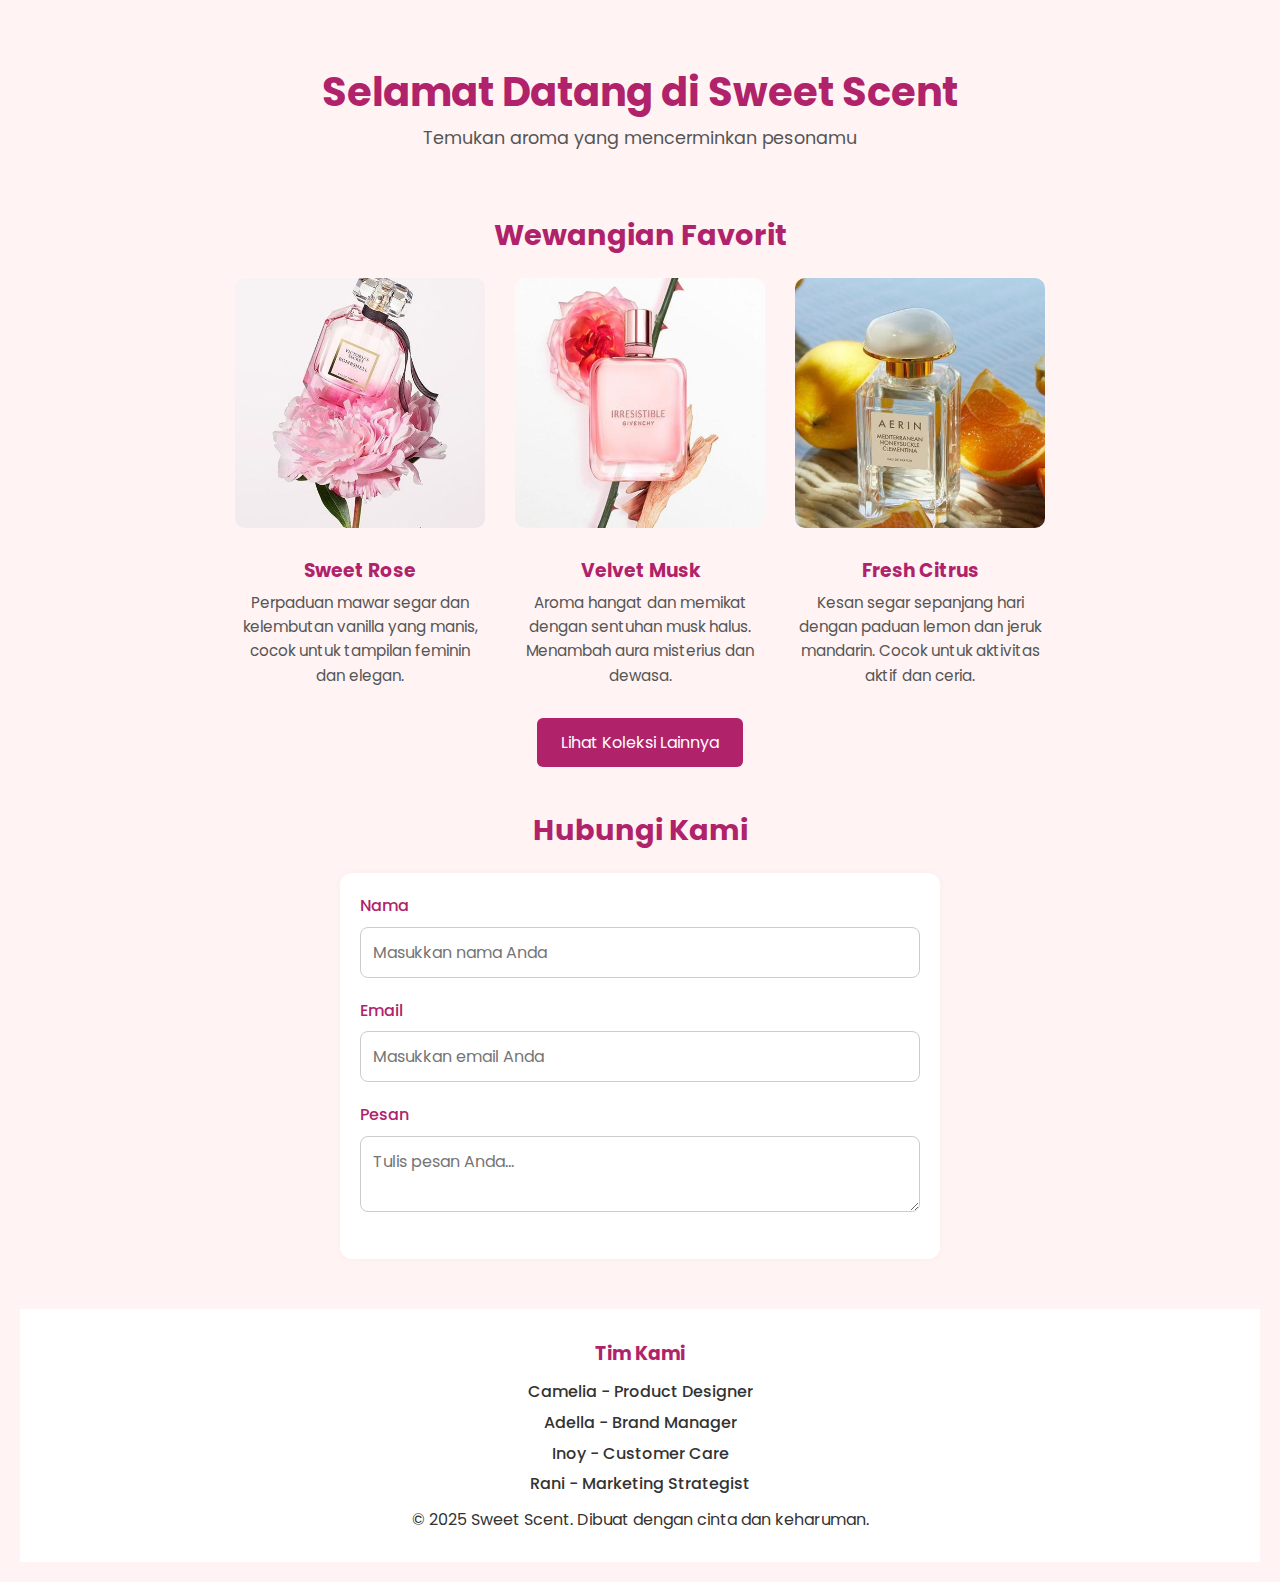
<file: CHECKPOINT1/elegance.html>
<!DOCTYPE html>
<html lang="id">
<head>
  <meta charset="UTF-8">
  <meta name="viewport" content="width=device-width, initial-scale=1.0">
  <title>Sweet Scent Elegance</title>
  <link rel="stylesheet" href="style-elegance.css">
  <link href="https://fonts.googleapis.com/css2?family=Poppins:wght@300;500;700&display=swap" rel="stylesheet">
</head>
<body>

  <header>
    <h1>Selamat Datang di Sweet Scent</h1>
    <p>Temukan aroma yang mencerminkan pesonamu</p>
  </header>

  <section class="fragrance">
    <h2 class="section-title">Wewangian Favorit</h2>
    <div class="fragrance-list">
      <div class="item">
        <img src="Sweet Rose.jpg" alt="Sweet Rose">
        <h3>Sweet Rose</h3>
        <p>Perpaduan mawar segar dan kelembutan vanilla yang manis, cocok untuk tampilan feminin dan elegan.</p>
      </div>
      <div class="item">
        <img src="Velvet Musk.jpg" alt="Velvet Musk">
        <h3>Velvet Musk</h3>
        <p>Aroma hangat dan memikat dengan sentuhan musk halus. Menambah aura misterius dan dewasa.</p>
      </div>
      <div class="item">
        <img src="Fresh Citrus Orange.jpg" alt="Fresh Citrus">
        <h3>Fresh Citrus</h3>
        <p>Kesan segar sepanjang hari dengan paduan lemon dan jeruk mandarin. Cocok untuk aktivitas aktif dan ceria.</p>
      </div>
    </div>
    <div class="center-button">
      <button>Lihat Koleksi Lainnya</button>
    </div>
  </section>

  <section class="contact-section">
    <h2 class="section-title">Hubungi Kami</h2>
    <form class="contact-form">
      <div class="form-group">
        <label for="name">Nama</label>
        <input type="text" id="name" class="form-control" placeholder="Masukkan nama Anda">
      </div>
      <div class="form-group">
        <label for="email">Email</label>
        <input type="email" id="email" class="form-control" placeholder="Masukkan email Anda">
      </div>
      <div class="form-group">
        <label for="message">Pesan</label>
        <textarea id="message" class="form-control" placeholder="Tulis pesan Anda..."></textarea>
      </div>
    </form>
  </section>

  <footer>
    <h3>Tim Kami</h3>
    <ul>
      <li>Camelia - Product Designer</li>
      <li>Adella - Brand Manager</li>
      <li>Inoy - Customer Care</li>
      <li>Rani - Marketing Strategist</li>
    </ul>
    <p>&copy; 2025 Sweet Scent. Dibuat dengan cinta dan keharuman.</p>
  </footer>

</body>
</html>
</file>
<file: CHECKPOINT1/style-elegance.css>
* {
  box-sizing: border-box;
  margin: 0;
  padding: 0;
  font-family: 'Poppins', sans-serif;
}

body {
  background-color: #fff3f3;
  color: #333;
  line-height: 1.6;
  padding: 20px;
}

header {
  text-align: center;
  padding: 40px 20px 20px;
}

header h1 {
  font-size: 2.5em;
  color: #b0236b;
}

header p {
  font-size: 1.1em;
  color: #555;
}

.section-title {
  text-align: center;
  margin: 40px 0 20px;
  font-size: 1.8em;
  color: #b0236b;
}

.fragrance-list {
  display: flex;
  justify-content: center;
  flex-wrap: wrap;
  gap: 30px;
  margin-bottom: 30px;
}

.item {
  max-width: 250px;
  text-align: center;
}

.item img {
  width: 100%;
  height: 250px;
  object-fit: cover;
  border-radius: 10px;
  margin-bottom: 10px;
}

.item h3 {
  margin: 10px 0 5px;
  color: #b0236b;
}

.item p {
  font-size: 0.95em;
  color: #555;
}

.center-button {
  text-align: center;
  margin-bottom: 40px;
}

button {
  background-color: #b0236b;
  color: white;
  border: none;
  padding: 12px 24px;
  border-radius: 6px;
  font-size: 1em;
  cursor: pointer;
}

/* Form Kontak */
.contact-form {
  max-width: 600px;
  margin: 0 auto 50px;
  background-color: #fff;
  padding: 20px;
  border-radius: 12px;
  box-shadow: 0 0 10px rgba(0,0,0,0.03);
}

.form-group {
  margin-bottom: 20px;
}

.form-group label {
  display: block;
  margin-bottom: 8px;
  font-weight: 500;
  color: #b0236b;
}

.form-control {
  width: 100%;
  padding: 12px;
  border: 1px solid #ccc;
  border-radius: 8px;
  font-size: 1rem;
}

/* Footer */
footer {
  text-align: center;
  padding: 30px 10px;
  background-color: #ffffff;
  margin-top: 30px;
}

footer h3 {
  color: #b0236b;
  margin-bottom: 10px;
}

footer ul {
  list-style: none;
  margin-bottom: 10px;
}

footer li {
  margin: 5px 0;
  font-weight: 500;
}
</file>
